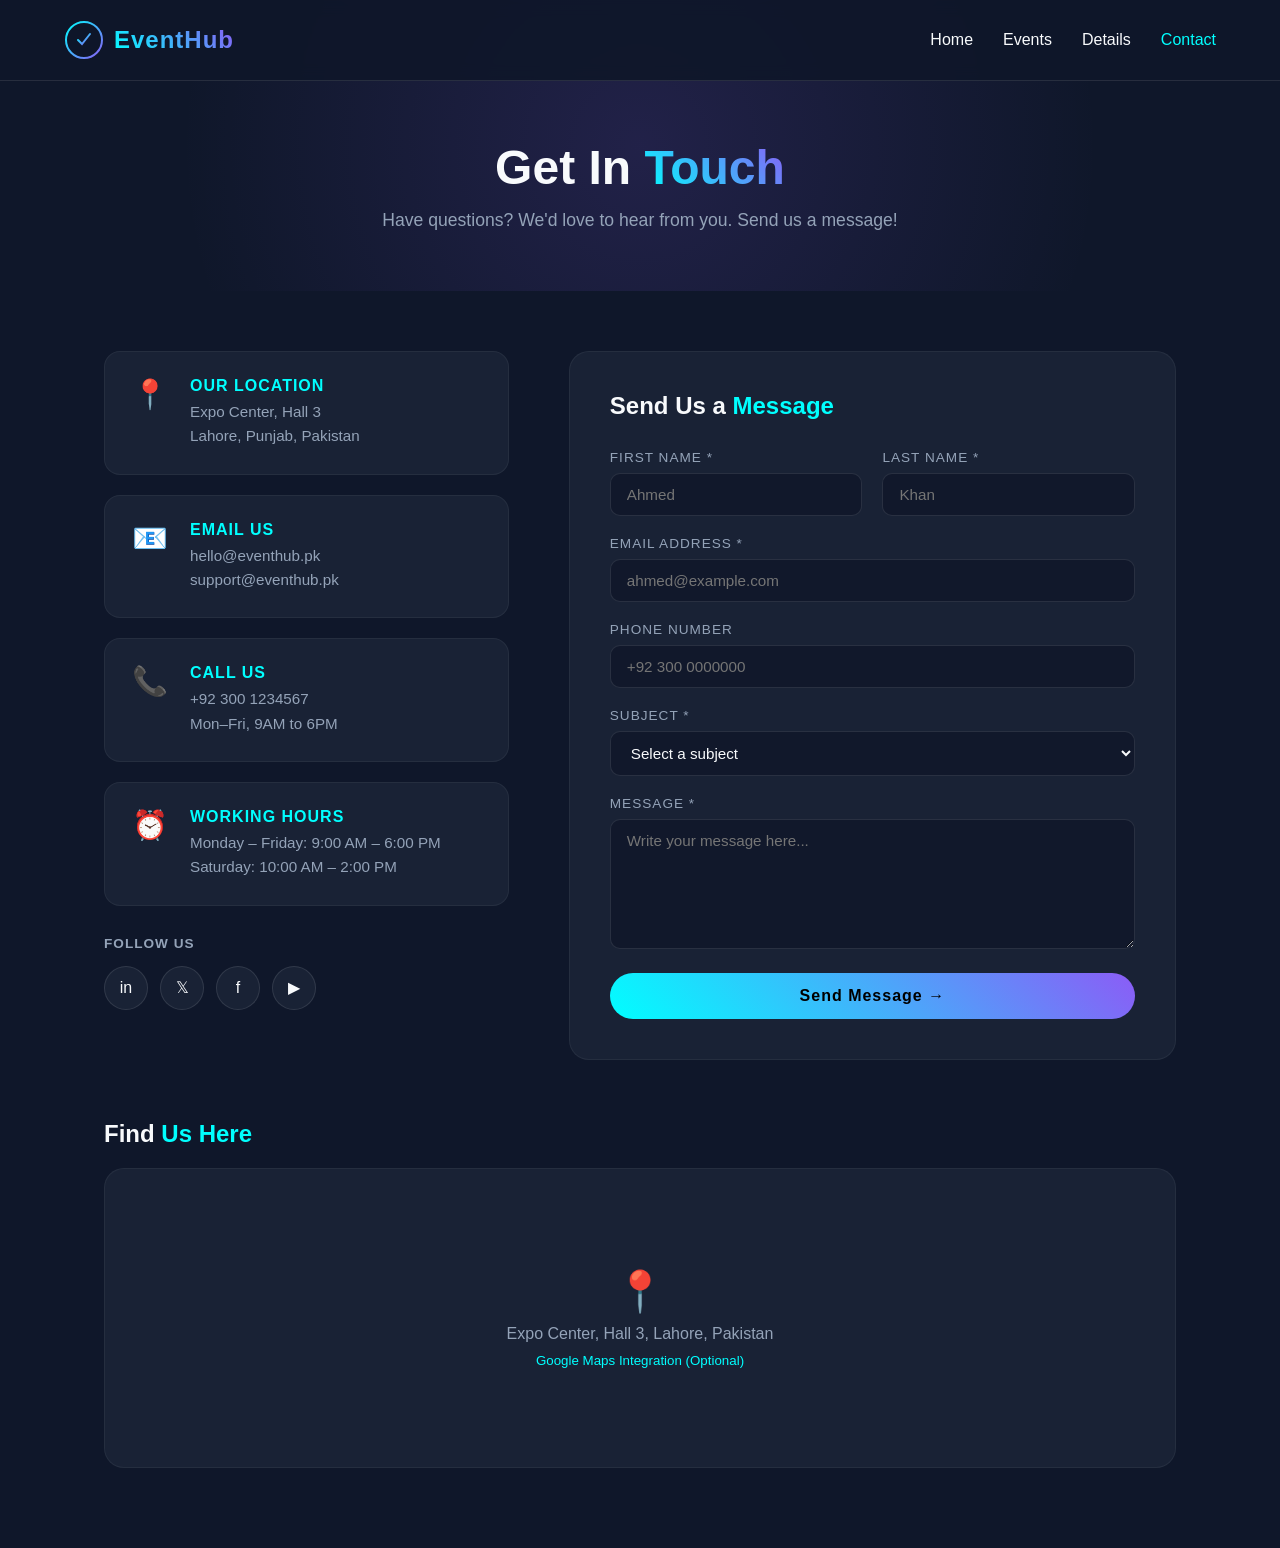
<file: Animated-Event-Management-Website/pages/contact.html>
<!DOCTYPE html>
<html lang="en">
<head>
    <meta charset="UTF-8">
    <meta name="viewport" content="width=device-width, initial-scale=1.0">
    <title>EventHub | Contact Us</title>
    <link rel="stylesheet" href="../css/style.css">
    <link rel="stylesheet" href="../css/animations.css">
    <link rel="stylesheet" href="../css/responsive.css">
    <style>
        :root {
            --bg-dark: #0f172a;
            --card-bg: rgba(30, 41, 59, 0.7);
            --neon-cyan: #00ffff;
            --neon-purple: #8b5cf6;
            --text-main: #f8fafc;
            --text-muted: #94a3b8;
            --font-family: 'Segoe UI', Roboto, Helvetica, Arial, sans-serif;
        }
        * { margin: 0; padding: 0; box-sizing: border-box; }
        body { background-color: var(--bg-dark); color: var(--text-main); font-family: var(--font-family); overflow-x: hidden; }

        /* NAVBAR */
        .navbar { display: flex; justify-content: space-between; align-items: center; padding: 20px 5%; background: rgba(15,23,42,0.9); backdrop-filter: blur(8px); border-bottom: 1px solid rgba(255,255,255,0.1); position: fixed; top: 0; left: 0; width: 100%; z-index: 1000; }
        .logo { display: flex; align-items: center; gap: 10px; }
        .logo h2 { font-size: 1.5rem; font-weight: 700; background: linear-gradient(45deg, var(--neon-cyan), var(--neon-purple)); -webkit-background-clip: text; -webkit-text-fill-color: transparent; }
        .nav-links { display: flex; list-style: none; gap: 30px; }
        .nav-links a { color: var(--text-main); text-decoration: none; font-weight: 500; transition: color 0.3s; }
        .nav-links a:hover, .nav-links a.active { color: var(--neon-cyan); }
        .hamburger { display: none; flex-direction: column; gap: 5px; cursor: pointer; background: none; border: none; }
        .hamburger span { width: 25px; height: 3px; background: var(--neon-cyan); transition: all 0.3s; }

        /* PAGE HEADER */
        .page-header { padding: 140px 5% 60px; text-align: center; background: radial-gradient(circle at center, rgba(139,92,246,0.15) 0%, transparent 70%); }
        .page-header h1 { font-size: 3rem; font-weight: 800; margin-bottom: 15px; }
        .page-header h1 span { background: linear-gradient(45deg, var(--neon-cyan), var(--neon-purple)); -webkit-background-clip: text; -webkit-text-fill-color: transparent; }
        .page-header p { color: var(--text-muted); font-size: 1.1rem; }

        /* CONTACT SECTION */
        .contact-section { padding: 60px 5%; max-width: 1200px; margin: 0 auto; display: grid; grid-template-columns: 1fr 1.5fr; gap: 60px; align-items: start; }

        /* INFO CARDS */
        .contact-info { display: flex; flex-direction: column; gap: 20px; }
        .info-card { background: var(--card-bg); border: 1px solid rgba(255,255,255,0.05); border-radius: 16px; padding: 25px; display: flex; align-items: flex-start; gap: 20px; transition: border-color 0.3s; }
        .info-card:hover { border-color: var(--neon-cyan); }
        .info-icon { font-size: 1.8rem; min-width: 40px; text-align: center; }
        .info-text h4 { color: var(--neon-cyan); margin-bottom: 5px; font-size: 1rem; text-transform: uppercase; letter-spacing: 1px; }
        .info-text p { color: var(--text-muted); font-size: 0.95rem; line-height: 1.6; }

        /* SOCIAL LINKS */
        .social-section { margin-top: 10px; }
        .social-section h4 { color: var(--text-muted); font-size: 0.85rem; text-transform: uppercase; letter-spacing: 1px; margin-bottom: 15px; }
        .social-links { display: flex; gap: 12px; }
        .social-btn { width: 44px; height: 44px; border-radius: 50%; background: var(--card-bg); border: 1px solid rgba(255,255,255,0.1); color: var(--text-main); font-size: 1rem; cursor: pointer; transition: all 0.3s; display: flex; align-items: center; justify-content: center; text-decoration: none; }
        .social-btn:hover { background: var(--neon-cyan); color: #000; border-color: var(--neon-cyan); transform: translateY(-3px); }

        /* CONTACT FORM */
        .contact-form-card { background: var(--card-bg); border: 1px solid rgba(255,255,255,0.05); border-radius: 20px; padding: 40px; }
        .contact-form-card h3 { font-size: 1.5rem; margin-bottom: 30px; }
        .contact-form-card h3 span { color: var(--neon-cyan); }
        .form-row { display: grid; grid-template-columns: 1fr 1fr; gap: 20px; }
        .form-group { margin-bottom: 20px; }
        .form-group label { display: block; color: var(--text-muted); font-size: 0.85rem; text-transform: uppercase; letter-spacing: 1px; margin-bottom: 8px; }
        .form-group input, .form-group textarea, .form-group select { width: 100%; padding: 12px 16px; background: rgba(15,23,42,0.8); border: 1px solid rgba(255,255,255,0.1); border-radius: 10px; color: var(--text-main); font-family: var(--font-family); font-size: 0.95rem; transition: border-color 0.3s; outline: none; }
        .form-group input:focus, .form-group textarea:focus, .form-group select:focus { border-color: var(--neon-cyan); box-shadow: 0 0 0 3px rgba(0,255,255,0.08); }
        .form-group textarea { height: 130px; resize: vertical; }
        .form-group select option { background: #1e293b; }
        .btn-submit { width: 100%; padding: 14px; background: linear-gradient(45deg, var(--neon-cyan), var(--neon-purple)); color: #000; font-weight: 700; font-size: 1rem; border: none; border-radius: 50px; cursor: pointer; transition: all 0.3s; letter-spacing: 1px; }
        .btn-submit:hover { transform: translateY(-2px); box-shadow: 0 6px 20px rgba(0,255,255,0.4); }

        /* SUCCESS / ERROR MESSAGES */
        .msg { display: none; padding: 14px 20px; border-radius: 10px; margin-bottom: 20px; font-weight: 500; }
        .msg.success { background: rgba(0,255,0,0.1); border: 1px solid rgba(0,255,0,0.3); color: #4ade80; }
        .msg.error { background: rgba(255,0,0,0.1); border: 1px solid rgba(255,0,0,0.3); color: #f87171; }
        .msg.show { display: block; }

        /* MAP PLACEHOLDER */
        .map-section { padding: 0 5% 80px; max-width: 1200px; margin: 0 auto; }
        .map-section h3 { font-size: 1.5rem; margin-bottom: 20px; }
        .map-section h3 span { color: var(--neon-cyan); }
        .map-placeholder { width: 100%; height: 300px; background: var(--card-bg); border: 1px solid rgba(255,255,255,0.05); border-radius: 20px; display: flex; align-items: center; justify-content: center; flex-direction: column; gap: 10px; color: var(--text-muted); }
        .map-placeholder span { font-size: 2.5rem; }

        /* RESPONSIVE */
        @media (max-width: 768px) {
            .contact-section { grid-template-columns: 1fr; gap: 30px; }
            .form-row { grid-template-columns: 1fr; }
            .page-header h1 { font-size: 2rem; }
            .nav-links { display: none; flex-direction: column; position: absolute; top: 75px; left: 0; width: 100%; background: rgba(15,23,42,0.97); padding: 30px 0; text-align: center; gap: 20px; border-bottom: 1px solid rgba(255,255,255,0.1); }
            .nav-links.open { display: flex; }
            .hamburger { display: flex; }
        }
    </style>
</head>
<body>

    <nav class="navbar">
        <div class="logo">
            <svg viewBox="0 0 100 100" width="40" height="40">
                <circle cx="50" cy="50" r="45" fill="none" stroke="url(#grad)" stroke-width="5"/>
                <path d="M35 50 L45 60 L65 35" stroke="url(#grad)" stroke-width="5" fill="none" stroke-linecap="round"/>
                <defs><linearGradient id="grad" x1="0%" y1="0%" x2="100%" y2="100%"><stop offset="0%" style="stop-color:#00ffff"/><stop offset="100%" style="stop-color:#8b5cf6"/></linearGradient></defs>
            </svg>
            <h2>EventHub</h2>
        </div>
        <ul class="nav-links" id="navLinks">
            <li><a href="../index.html">Home</a></li>
            <li><a href="../pages/event/index.html">Events</a></li>
            <li><a href="../pages/event-details.html">Details</a></li>
            <li><a href="contact.html" class="active">Contact</a></li>
        </ul>
        <div class="hamburger" id="hamburger"><span></span><span></span><span></span></div>
    </nav>

    <div class="page-header">
        <h1>Get In <span>Touch</span></h1>
        <p>Have questions? We'd love to hear from you. Send us a message!</p>
    </div>

    <div class="contact-section">
        <div class="contact-info">
            <div class="info-card">
                <div class="info-icon">📍</div>
                <div class="info-text">
                    <h4>Our Location</h4>
                    <p>Expo Center, Hall 3<br>Lahore, Punjab, Pakistan</p>
                </div>
            </div>
            <div class="info-card">
                <div class="info-icon">📧</div>
                <div class="info-text">
                    <h4>Email Us</h4>
                    <p>hello@eventhub.pk<br>support@eventhub.pk</p>
                </div>
            </div>
            <div class="info-card">
                <div class="info-icon">📞</div>
                <div class="info-text">
                    <h4>Call Us</h4>
                    <p>+92 300 1234567<br>Mon–Fri, 9AM to 6PM</p>
                </div>
            </div>
            <div class="info-card">
                <div class="info-icon">⏰</div>
                <div class="info-text">
                    <h4>Working Hours</h4>
                    <p>Monday – Friday: 9:00 AM – 6:00 PM<br>Saturday: 10:00 AM – 2:00 PM</p>
                </div>
            </div>
            <div class="social-section">
                <h4>Follow Us</h4>
                <div class="social-links">
                    <a href="#" class="social-btn">in</a>
                    <a href="#" class="social-btn">𝕏</a>
                    <a href="#" class="social-btn">f</a>
                    <a href="#" class="social-btn">▶</a>
                </div>
            </div>
        </div>

        <div class="contact-form-card">
            <h3>Send Us a <span>Message</span></h3>
            <div class="msg success" id="successMsg">✅ Message sent successfully! We'll get back to you soon.</div>
            <div class="msg error" id="errorMsg">❌ Please fill in all required fields correctly.</div>
            <div class="form-row">
                <div class="form-group">
                    <label>First Name *</label>
                    <input type="text" id="firstName" placeholder="Ahmed">
                </div>
                <div class="form-group">
                    <label>Last Name *</label>
                    <input type="text" id="lastName" placeholder="Khan">
                </div>
            </div>
            <div class="form-group">
                <label>Email Address *</label>
                <input type="email" id="email" placeholder="ahmed@example.com">
            </div>
            <div class="form-group">
                <label>Phone Number</label>
                <input type="tel" id="phone" placeholder="+92 300 0000000">
            </div>
            <div class="form-group">
                <label>Subject *</label>
                <select id="subject">
                    <option value="">Select a subject</option>
                    <option value="general">General Inquiry</option>
                    <option value="registration">Event Registration</option>
                    <option value="sponsorship">Sponsorship</option>
                    <option value="partnership">Partnership</option>
                    <option value="support">Technical Support</option>
                </select>
            </div>
            <div class="form-group">
                <label>Message *</label>
                <textarea id="message" placeholder="Write your message here..."></textarea>
            </div>
            <button class="btn-submit" onclick="submitContactForm()">Send Message →</button>
        </div>
    </div>

    <div class="map-section">
        <h3>Find <span>Us Here</span></h3>
        <div class="map-placeholder">
            <span>📍</span>
            <p>Expo Center, Hall 3, Lahore, Pakistan</p>
            <small style="color: var(--neon-cyan)">Google Maps Integration (Optional)</small>
        </div>
    </div>

    <script src="../js/forms.js"></script>
    <script>
        document.getElementById('hamburger').addEventListener('click', function() {
            document.getElementById('navLinks').classList.toggle('open');
        });
    </script>
</body>
</html>
</file>
<file: Animated-Event-Management-Website/css/style.css>
* {
    margin: 0;
    padding: 0;
    box-sizing: border-box;
}

body {
    background: #0a192f;
    color: white;
    font-family: 'Poppins', sans-serif;
}

/* ========== NAVBAR ========== */
.navbar {
    display: flex;
    justify-content: space-between;
    align-items: center;
    padding: 1rem 5%;
    background: rgba(10, 25, 47, 0.3);
    backdrop-filter: blur(12px);
    position: fixed;
    top: 0;
    width: 100%;
    z-index: 1000;
    border-bottom: 1px solid rgba(0, 255, 255, 0.2);
}

.logo h2 {
    background: linear-gradient(135deg, #00ffff, #8b5cf6);
    -webkit-background-clip: text;
    background-clip: text;
    color: transparent;
    font-size: 1.5rem;
}

.nav-links {
    display: flex;
    list-style: none;
    gap: 2rem;
}

.nav-links a {
    color: white;
    text-decoration: none;
    font-size: 1rem;
    transition: 0.3s;
}

.nav-links a:hover {
    color: #00ffff;
}

.hamburger {
    display: none;
    flex-direction: column;
    cursor: pointer;
}

.hamburger span {
    width: 25px;
    height: 3px;
    background: white;
    margin: 3px 0;
}

/* ========== HERO ========== */
.hero {
    min-height: 100vh;
    background: linear-gradient(135deg, #0a192f 0%, #1e1b4b 50%, #2dd4bf 100%);
    display: flex;
    align-items: center;
    justify-content: center;
    text-align: center;
    padding-top: 80px;
}

.hero-title {
    font-size: 3.5rem;
    margin-bottom: 1rem;
}

.hero-title span {
    background: linear-gradient(135deg, #00ffff, #8b5cf6);
    -webkit-background-clip: text;
    background-clip: text;
    color: transparent;
}

.hero-subtitle {
    font-size: 1.2rem;
    margin-bottom: 2rem;
}

.btn-primary {
    display: inline-block;
    padding: 12px 30px;
    background: linear-gradient(135deg, #00ffff, #8b5cf6);
    color: white;
    text-decoration: none;
    border-radius: 50px;
    transition: 0.3s;
}

.btn-primary:hover {
    transform: translateY(-3px);
    box-shadow: 0 0 20px rgba(0, 255, 255, 0.4);
}

/* ========== SLIDER ========== */
.event-slider-section {
    padding: 5rem 5%;
    background: #0a192f;
}

.section-title {
    text-align: center;
    font-size: 2.5rem;
    margin-bottom: 3rem;
    color: white;
}

.section-title span {
    background: linear-gradient(135deg, #00ffff, #8b5cf6);
    -webkit-background-clip: text;
    background-clip: text;
    color: transparent;
}

.slider-container {
    display: flex;
    gap: 2rem;
    overflow-x: auto;
    scroll-behavior: smooth;
    padding: 1rem;
}

.slide {
    min-width: 300px;
    flex-shrink: 0;
}

.slide-card {
    background: rgba(255, 255, 255, 0.05);
    backdrop-filter: blur(10px);
    border: 1px solid rgba(0, 255, 255, 0.2);
    border-radius: 20px;
    padding: 2rem;
    color: white;
    transition: 0.3s;
}

.slide-card:hover {
    transform: translateY(-10px);
    border-color: rgba(0, 255, 255, 0.5);
}

.slider-controls {
    display: flex;
    justify-content: center;
    gap: 1rem;
    margin-top: 2rem;
}

.slider-controls button {
    padding: 10px 20px;
    background: rgba(0, 255, 255, 0.2);
    border: 1px solid rgba(0, 255, 255, 0.3);
    color: #00ffff;
    border-radius: 10px;
    cursor: pointer;
    transition: 0.3s;
}

.slider-controls button:hover {
    background: rgba(0, 255, 255, 0.4);
}

/* ========== STATISTICS ========== */
.statistics-section {
    padding: 5rem 5%;
    background: linear-gradient(135deg, #0a192f, #1e1b4b);
}

.stats-grid {
    display: flex;
    justify-content: space-around;
    gap: 2rem;
}

.stat-card {
    background: rgba(255, 255, 255, 0.05);
    backdrop-filter: blur(10px);
    border: 1px solid rgba(0, 255, 255, 0.2);
    border-radius: 20px;
    padding: 2rem;
    text-align: center;
    flex: 1;
    transition: 0.3s;
}

.stat-card:hover {
    transform: translateY(-5px);
    border-color: rgba(0, 255, 255, 0.5);
}

.stat-number {
    background: linear-gradient(135deg, #00ffff, #8b5cf6);
    -webkit-background-clip: text;
    background-clip: text;
    color: transparent;
    font-size: 3rem;
    font-weight: bold;
}

/* Scrollbar */
::-webkit-scrollbar {
    width: 8px;
}

::-webkit-scrollbar-track {
    background: #0a192f;
}

::-webkit-scrollbar-thumb {
    background: linear-gradient(135deg, #00ffff, #8b5cf6);
    border-radius: 10px;
}
/* ========== LOGO STYLES ========== */
.logo {
    display: flex;
    align-items: center;
    gap: 10px;
}

.logo h2 {
    background: linear-gradient(135deg, #00ffff, #8b5cf6);
    -webkit-background-clip: text;
    background-clip: text;
    color: transparent;
    font-size: 1.5rem;
    font-weight: bold;
    letter-spacing: 1px;
}

.logo-svg {
    filter: drop-shadow(0 0 5px rgba(0, 255, 255, 0.5));
    transition: all 0.3s ease;
}

.logo:hover .logo-svg {
    transform: scale(1.05);
    filter: drop-shadow(0 0 10px rgba(0, 255, 255, 0.8));
}
</file>
<file: Animated-Event-Management-Website/css/responsive.css>
/* ============================================
   RESPONSIVE.CSS - Ahmed's Responsive Design
   Mobile-first responsive styles
   ============================================ */

/* ---- LARGE SCREENS (1200px+) ---- */
@media (min-width: 1200px) {
    .container { max-width: 1200px; }
    .gallery-grid { grid-template-columns: repeat(4, 1fr); }
}

/* ---- MEDIUM SCREENS (768px - 1199px) ---- */
@media (max-width: 1199px) {
    .hero-title { font-size: 3rem; }
    .stats-grid { grid-template-columns: repeat(2, 1fr); }
    .gallery-grid { grid-template-columns: repeat(3, 1fr); }
    .contact-section { grid-template-columns: 1fr; }
    .event-info { flex-direction: column; }
    .event-sidebar { width: 100%; }
    .spk-grid { grid-template-columns: repeat(2, 1fr); }
}

/* ---- TABLET (768px - 1024px) ---- */
@media (max-width: 1024px) {
    .gallery-grid { grid-template-columns: repeat(3, 1fr); }
    .form-row { grid-template-columns: 1fr 1fr; }
    .slider-container .slide { min-width: 260px; }
}

/* ---- MOBILE (max 768px) ---- */
@media (max-width: 768px) {
    /* Navbar */
    .nav-links {
        display: none;
        flex-direction: column;
        position: absolute;
        top: 70px; left: 0;
        width: 100%;
        background: rgba(15, 23, 42, 0.97);
        backdrop-filter: blur(12px);
        padding: 28px 0;
        text-align: center;
        gap: 18px;
        border-bottom: 1px solid rgba(255,255,255,0.08);
        z-index: 999;
    }
    .nav-links.open { display: flex; }
    .hamburger { display: flex; }

    /* Typography */
    .hero-title { font-size: 2.2rem; letter-spacing: -0.5px; }
    .hero-subtitle { font-size: 1rem; }
    .section-title { font-size: 1.8rem; }

    /* Layout */
    .container { padding: 40px 0; }
    .stats-grid { grid-template-columns: repeat(2, 1fr); gap: 16px; }
    .stat-number { font-size: 2.4rem; }

    /* Slider */
    .slider-container { gap: 12px; }
    .slider-container .slide { min-width: 240px; }
    .slide-card { padding: 20px; }

    /* Gallery */
    .gallery-grid { grid-template-columns: repeat(2, 1fr); gap: 10px; }

    /* Forms */
    .form-row { grid-template-columns: 1fr; }
    .contact-form-card { padding: 24px; }
    .contact-section { grid-template-columns: 1fr; gap: 24px; }

    /* Event Details */
    .event-info { flex-direction: column; }
    .spk-grid { grid-template-columns: 1fr; }
    .sched-tabs { flex-direction: column; gap: 8px; }

    /* Page Headers */
    .page-header h1 { font-size: 2rem; }
    .page-header { padding: 110px 5% 40px; }

    /* Lightbox */
    .lightbox-nav { flex-direction: row; gap: 8px; }
}

/* ---- SMALL MOBILE (max 480px) ---- */
@media (max-width: 480px) {
    .hero-title { font-size: 1.8rem; }
    .stats-grid { grid-template-columns: 1fr; }
    .gallery-grid { grid-template-columns: 1fr; }
    .slider-controls button { width: 40px; height: 40px; font-size: 1rem; }
    .btn { padding: 10px 22px; font-size: 0.9rem; }
    .social-links { gap: 10px; }
    .social-btn { width: 46px; height: 46px; }
    .spk-grid { grid-template-columns: 1fr; }
    .info-card { flex-direction: column; gap: 10px; }
    .page-header h1 { font-size: 1.6rem; }
}
</file>
<file: Animated-Event-Management-Website/css/animations.css>
[data-aos] {
  pointer-events: none;
}
[data-aos].aos-animate {
  pointer-events: auto;
}
[data-aos][data-aos][data-aos-easing=ease-out-cubic], body[data-aos-easing=ease-out-cubic] [data-aos] {
  transition-timing-function: cubic-bezier(0.25, 0.46, 0.45, 0.94);
}


[data-aos^=fade][data-aos^=fade] {
  opacity: 0;
  transition-property: opacity, transform;
}
[data-aos^=fade][data-aos^=fade].aos-animate {
  opacity: 1;
  transform: translateZ(0);
}
[data-aos=fade-up] {
  transform: translateY(100px);
}
[data-aos=fade-up].aos-animate {
  transform: translateY(0);
}


html {
    scroll-behavior: smooth;
}
.reveal-wrapper {
    overflow: hidden;
    display: inline-block;
}
.will-animate {
    will-change: transform, opacity;
}
</file>
